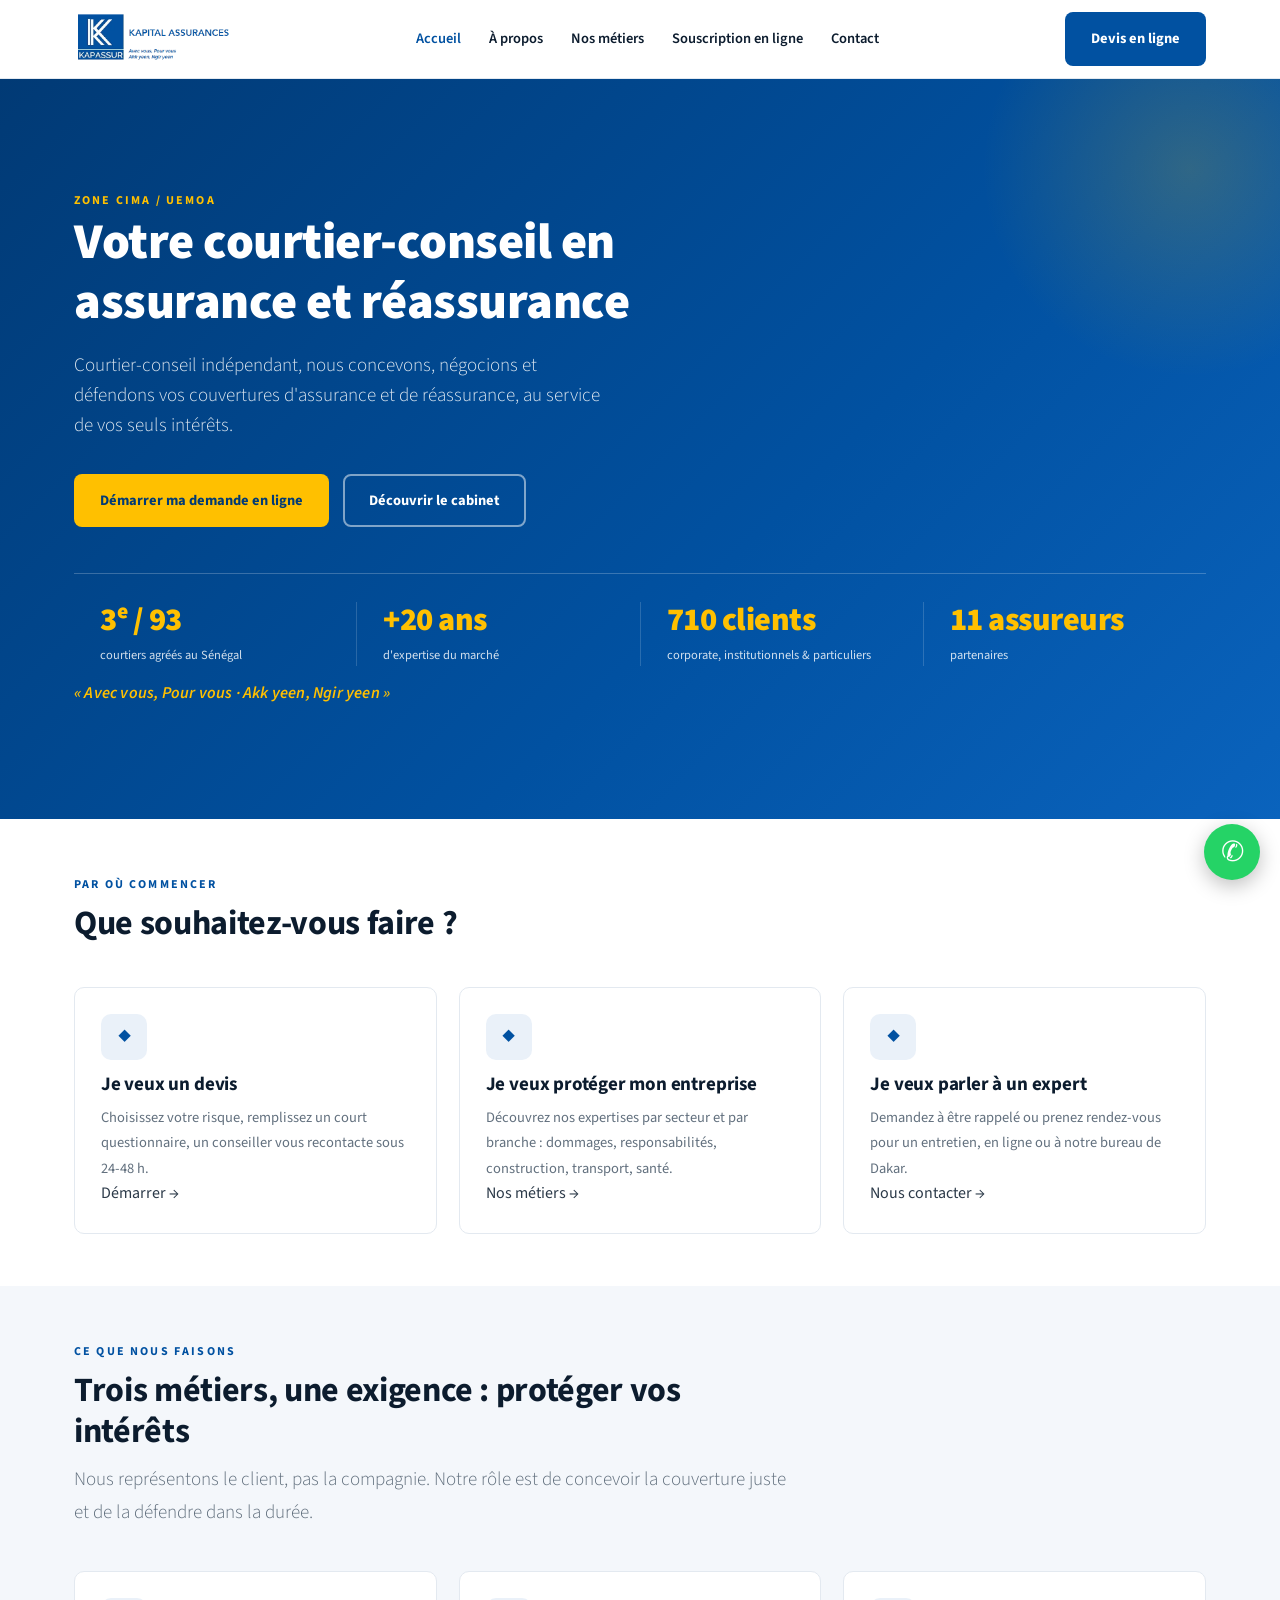
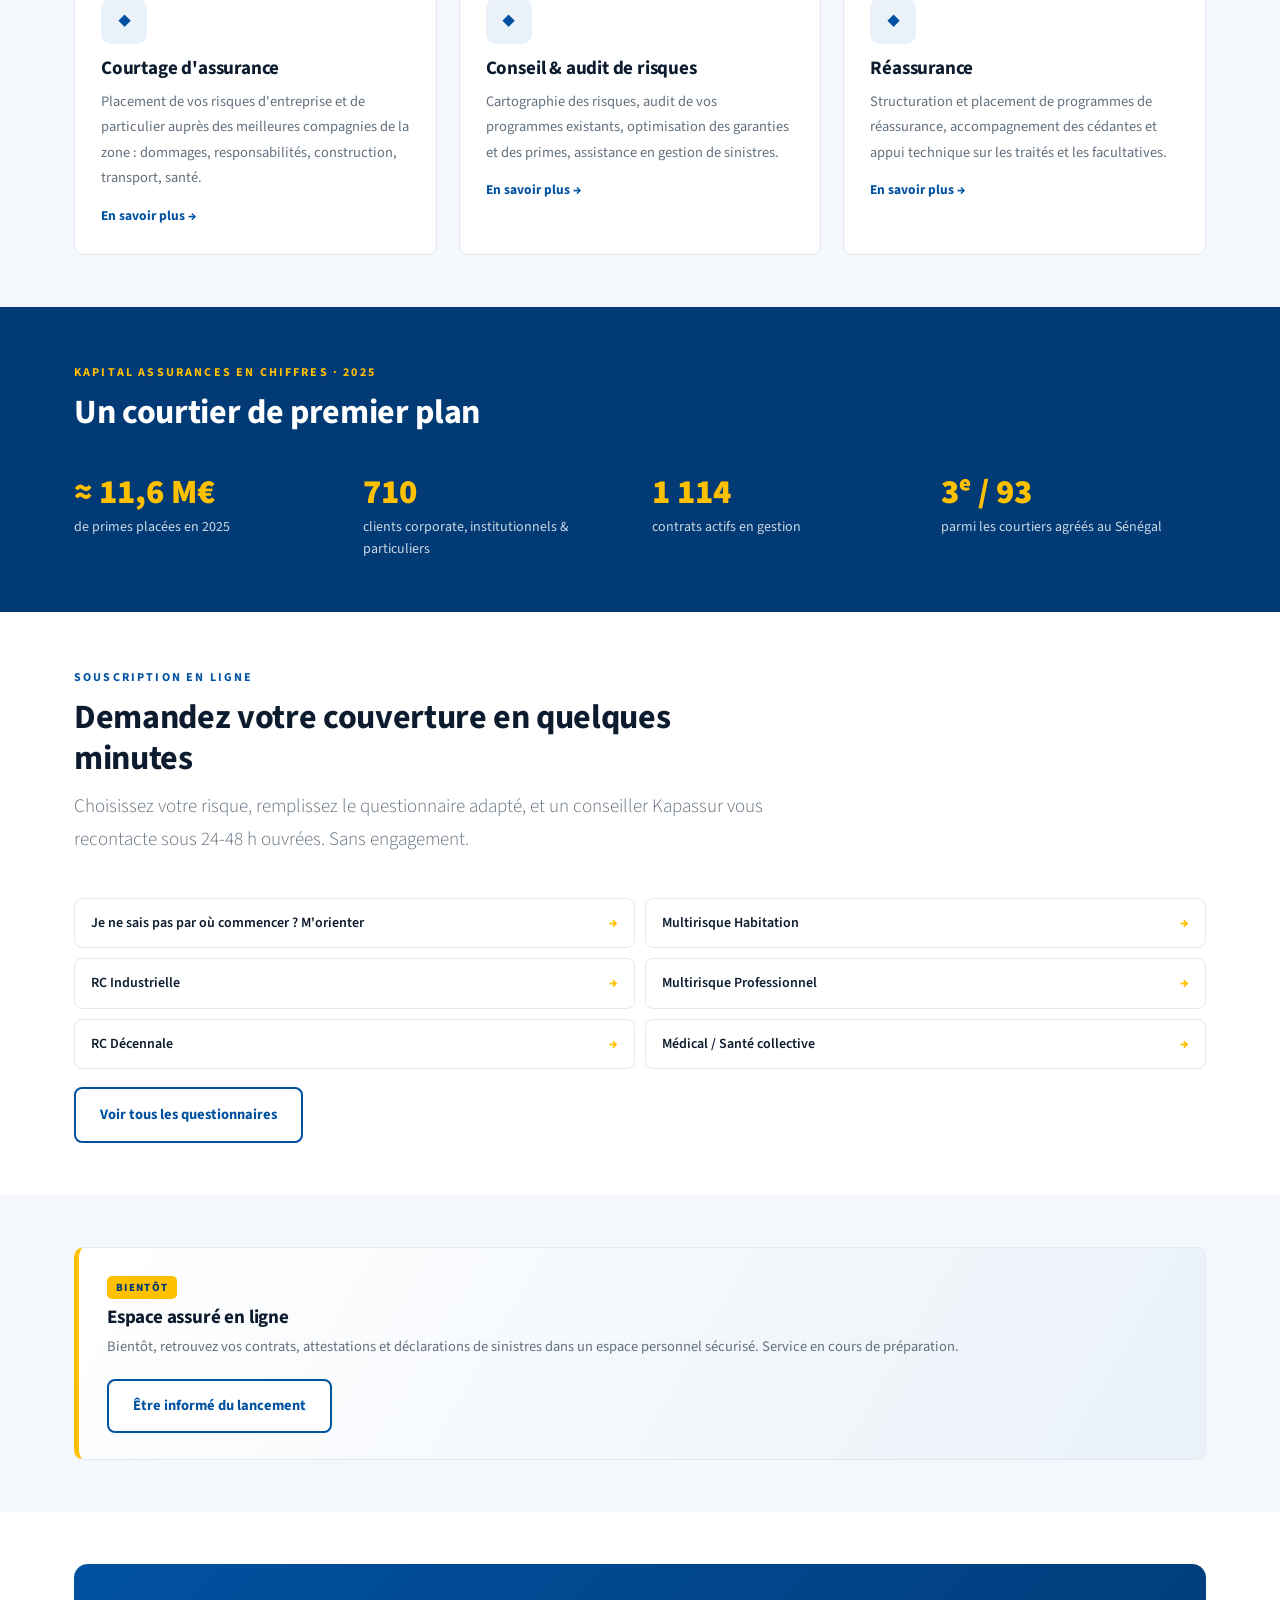
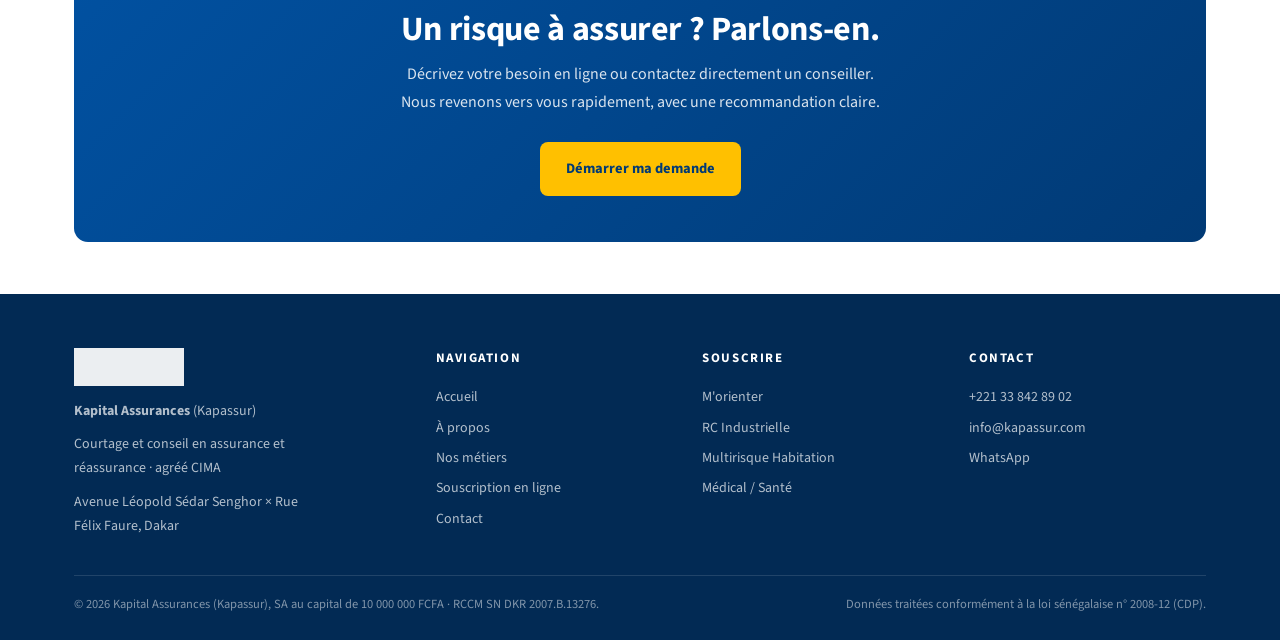
<file: index.html>
<!DOCTYPE html>
<html lang="fr">
<head>
<meta charset="UTF-8">
<meta name="viewport" content="width=device-width, initial-scale=1.0">
<title>Kapital Assurances (Kapassur) · Courtage et conseil en assurance et réassurance</title>
<meta name="description" content="Kapital Assurances (Kapassur), courtier-conseil indépendant en assurance et réassurance en zone CIMA / UEMOA, basé à Dakar. 3e courtier du Sénégal, 20+ ans d'expertise.">
<link rel="stylesheet" href="style.css">
</head>
<body>

<!-- NAV -->
<header class="nav">
  <div class="nav-inner">
    <a class="nav-logo" href="index.html"><img src="logo.png" alt="Kapital Assurances"></a>
    <nav class="nav-links" id="menu">
      <a href="index.html" class="active">Accueil</a>
      <a href="a-propos.html">À propos</a>
      <a href="metiers.html">Nos métiers</a>
      <a href="souscription.html">Souscription en ligne</a>
      <a href="contact.html">Contact</a>
    </nav>
    <div class="nav-cta">
      <a class="btn btn-primary" href="souscription.html">Devis en ligne</a>
      <button class="nav-toggle" onclick="document.getElementById('menu').classList.toggle('open')" aria-label="Menu">☰</button>
    </div>
  </div>
</header>

<!-- HERO -->
<section class="hero">
  <div class="hero-inner">
    <span class="eyebrow on-blue">Zone CIMA / UEMOA</span>
    <h1 style="max-width:22ch;">Votre courtier-conseil en assurance et réassurance</h1>
    <p class="lead" style="max-width:60ch;">Courtier-conseil indépendant, nous concevons, négocions et défendons vos couvertures d'assurance et de réassurance, au service de vos seuls intérêts.</p>
    <div class="hero-actions">
      <a class="btn btn-gold" href="souscription.html">Démarrer ma demande en ligne</a>
      <a class="btn btn-ghost" href="a-propos.html">Découvrir le cabinet</a>
    </div>
    <div class="hero-strip">
      <div><b>3ᵉ / 93</b>courtiers agréés au Sénégal</div>
      <div><b>+20 ans</b>d'expertise du marché</div>
      <div><b>710 clients</b>corporate, institutionnels & particuliers</div>
      <div><b>11 assureurs</b>partenaires</div>
    </div>
    <p class="signature">« Avec vous, Pour vous · Akk yeen, Ngir yeen »</p>
  </div>
</section>

<!-- TROIS PORTES D'ENTRÉE -->
<section>
  <div class="container">
    <div class="section-head">
      <span class="eyebrow">Par où commencer</span>
      <h2>Que souhaitez-vous faire ?</h2>
    </div>
    <div class="grid grid-3">
      <a class="card" href="https://formulaires.kapassur.com/Orientation_Kapassur.html" style="display:block;">
        <div class="ico">◆</div>
        <h3>Je veux un devis</h3>
        <p>Choisissez votre risque, remplissez un court questionnaire, un conseiller vous recontacte sous 24-48 h.</p>
        <span class="more">Démarrer →</span>
      </a>
      <a class="card" href="metiers.html" style="display:block;">
        <div class="ico">◆</div>
        <h3>Je veux protéger mon entreprise</h3>
        <p>Découvrez nos expertises par secteur et par branche : dommages, responsabilités, construction, transport, santé.</p>
        <span class="more">Nos métiers →</span>
      </a>
      <a class="card" href="contact.html" style="display:block;">
        <div class="ico">◆</div>
        <h3>Je veux parler à un expert</h3>
        <p>Demandez à être rappelé ou prenez rendez-vous pour un entretien, en ligne ou à notre bureau de Dakar.</p>
        <span class="more">Nous contacter →</span>
      </a>
    </div>
  </div>
</section>

<!-- MÉTIERS APERÇU -->
<section class="soft">
  <div class="container">
    <div class="section-head">
      <span class="eyebrow">Ce que nous faisons</span>
      <h2>Trois métiers, une exigence : protéger vos intérêts</h2>
      <p class="lead">Nous représentons le client, pas la compagnie. Notre rôle est de concevoir la couverture juste et de la défendre dans la durée.</p>
    </div>
    <div class="grid grid-3">
      <div class="card">
        <div class="ico">◆</div>
        <h3>Courtage d'assurance</h3>
        <p>Placement de vos risques d'entreprise et de particulier auprès des meilleures compagnies de la zone : dommages, responsabilités, construction, transport, santé.</p>
        <a class="more" href="metiers.html">En savoir plus →</a>
      </div>
      <div class="card">
        <div class="ico">◆</div>
        <h3>Conseil & audit de risques</h3>
        <p>Cartographie des risques, audit de vos programmes existants, optimisation des garanties et des primes, assistance en gestion de sinistres.</p>
        <a class="more" href="metiers.html">En savoir plus →</a>
      </div>
      <div class="card">
        <div class="ico">◆</div>
        <h3>Réassurance</h3>
        <p>Structuration et placement de programmes de réassurance, accompagnement des cédantes et appui technique sur les traités et les facultatives.</p>
        <a class="more" href="metiers.html">En savoir plus →</a>
      </div>
    </div>
  </div>
</section>

<!-- CHIFFRES CLÉS -->
<section class="blue">
  <div class="container">
    <div class="section-head">
      <span class="eyebrow on-blue">Kapital Assurances en chiffres · 2025</span>
      <h2>Un courtier de premier plan</h2>
    </div>
    <div class="trust">
      <div><div class="t-val">≈ 11,6 M€</div><div class="t-lbl">de primes placées en 2025</div></div>
      <div><div class="t-val">710</div><div class="t-lbl">clients corporate, institutionnels & particuliers</div></div>
      <div><div class="t-val">1 114</div><div class="t-lbl">contrats actifs en gestion</div></div>
      <div><div class="t-val">3ᵉ / 93</div><div class="t-lbl">parmi les courtiers agréés au Sénégal</div></div>
    </div>
  </div>
</section>

<!-- SOUSCRIPTION EN LIGNE -->
<section>
  <div class="container">
    <div class="section-head">
      <span class="eyebrow">Souscription en ligne</span>
      <h2>Demandez votre couverture en quelques minutes</h2>
      <p class="lead">Choisissez votre risque, remplissez le questionnaire adapté, et un conseiller Kapassur vous recontacte sous 24-48 h ouvrées. Sans engagement.</p>
    </div>
    <div class="qlist">
      <a href="https://formulaires.kapassur.com/Orientation_Kapassur.html">Je ne sais pas par où commencer ? M'orienter <span>→</span></a>
      <a href="https://formulaires.kapassur.com/Q_MR_Habitation_enligne.html">Multirisque Habitation <span>→</span></a>
      <a href="https://formulaires.kapassur.com/Q_RC_Industrielle_enligne.html">RC Industrielle <span>→</span></a>
      <a href="https://formulaires.kapassur.com/Q_MRP_Industriel_enligne.html">Multirisque Professionnel <span>→</span></a>
      <a href="https://formulaires.kapassur.com/Q_RC_Decennale_enligne.html">RC Décennale <span>→</span></a>
      <a href="https://formulaires.kapassur.com/Q_Medical_Sante_enligne.html">Médical / Santé collective <span>→</span></a>
    </div>
    <p style="margin-top:18px;"><a class="btn btn-outline" href="souscription.html">Voir tous les questionnaires</a></p>
  </div>
</section>

<!-- ESPACE ASSURÉ (À VENIR) -->
<section class="soft">
  <div class="container">
    <div class="banner">
      <div>
        <span class="tag">Bientôt</span>
        <h3>Espace assuré en ligne</h3>
        <p>Bientôt, retrouvez vos contrats, attestations et déclarations de sinistres dans un espace personnel sécurisé. Service en cours de préparation.</p>
      </div>
      <a class="btn btn-outline" href="contact.html">Être informé du lancement</a>
    </div>
  </div>
</section>

<!-- CTA FINAL -->
<section>
  <div class="container">
    <div class="cta-band">
      <h2>Un risque à assurer ? Parlons-en.</h2>
      <p>Décrivez votre besoin en ligne ou contactez directement un conseiller. Nous revenons vers vous rapidement, avec une recommandation claire.</p>
      <a class="btn btn-gold" href="souscription.html">Démarrer ma demande</a>
    </div>
  </div>
</section>

<!-- FOOTER -->
<footer>
  <div class="container">
    <div class="foot-grid">
      <div>
        <img src="logo.png" alt="Kapital Assurances">
        <p class="desc"><strong>Kapital Assurances</strong> (Kapassur)</p>
        <p class="desc" style="margin-top:10px;">Courtage et conseil en assurance et réassurance · agréé CIMA</p>
        <p class="desc" style="margin-top:10px;">Avenue Léopold Sédar Senghor × Rue Félix Faure, Dakar</p>
      </div>
      <div>
        <h4>Navigation</h4>
        <a href="index.html">Accueil</a>
        <a href="a-propos.html">À propos</a>
        <a href="metiers.html">Nos métiers</a>
        <a href="souscription.html">Souscription en ligne</a>
        <a href="contact.html">Contact</a>
      </div>
      <div>
        <h4>Souscrire</h4>
        <a href="https://formulaires.kapassur.com/Orientation_Kapassur.html">M'orienter</a>
        <a href="https://formulaires.kapassur.com/Q_RC_Industrielle_enligne.html">RC Industrielle</a>
        <a href="https://formulaires.kapassur.com/Q_MR_Habitation_enligne.html">Multirisque Habitation</a>
        <a href="https://formulaires.kapassur.com/Q_Medical_Sante_enligne.html">Médical / Santé</a>
      </div>
      <div>
        <h4>Contact</h4>
        <a href="tel:+221338428902">+221 33 842 89 02</a>
        <a href="mailto:info@kapassur.com">info@kapassur.com</a>
        <a href="https://wa.me/221775697050">WhatsApp</a>
      </div>
    </div>
    <div class="foot-bottom">
      <span>© 2026 Kapital Assurances (Kapassur), SA au capital de 10 000 000 FCFA · RCCM SN DKR 2007.B.13276.</span>
      <span>Données traitées conformément à la loi sénégalaise n° 2008-12 (CDP).</span>
    </div>
  </div>
</footer>

<a class="wa" href="https://wa.me/221775697050" title="WhatsApp" aria-label="WhatsApp">✆</a>

</body>
</html>
</file>
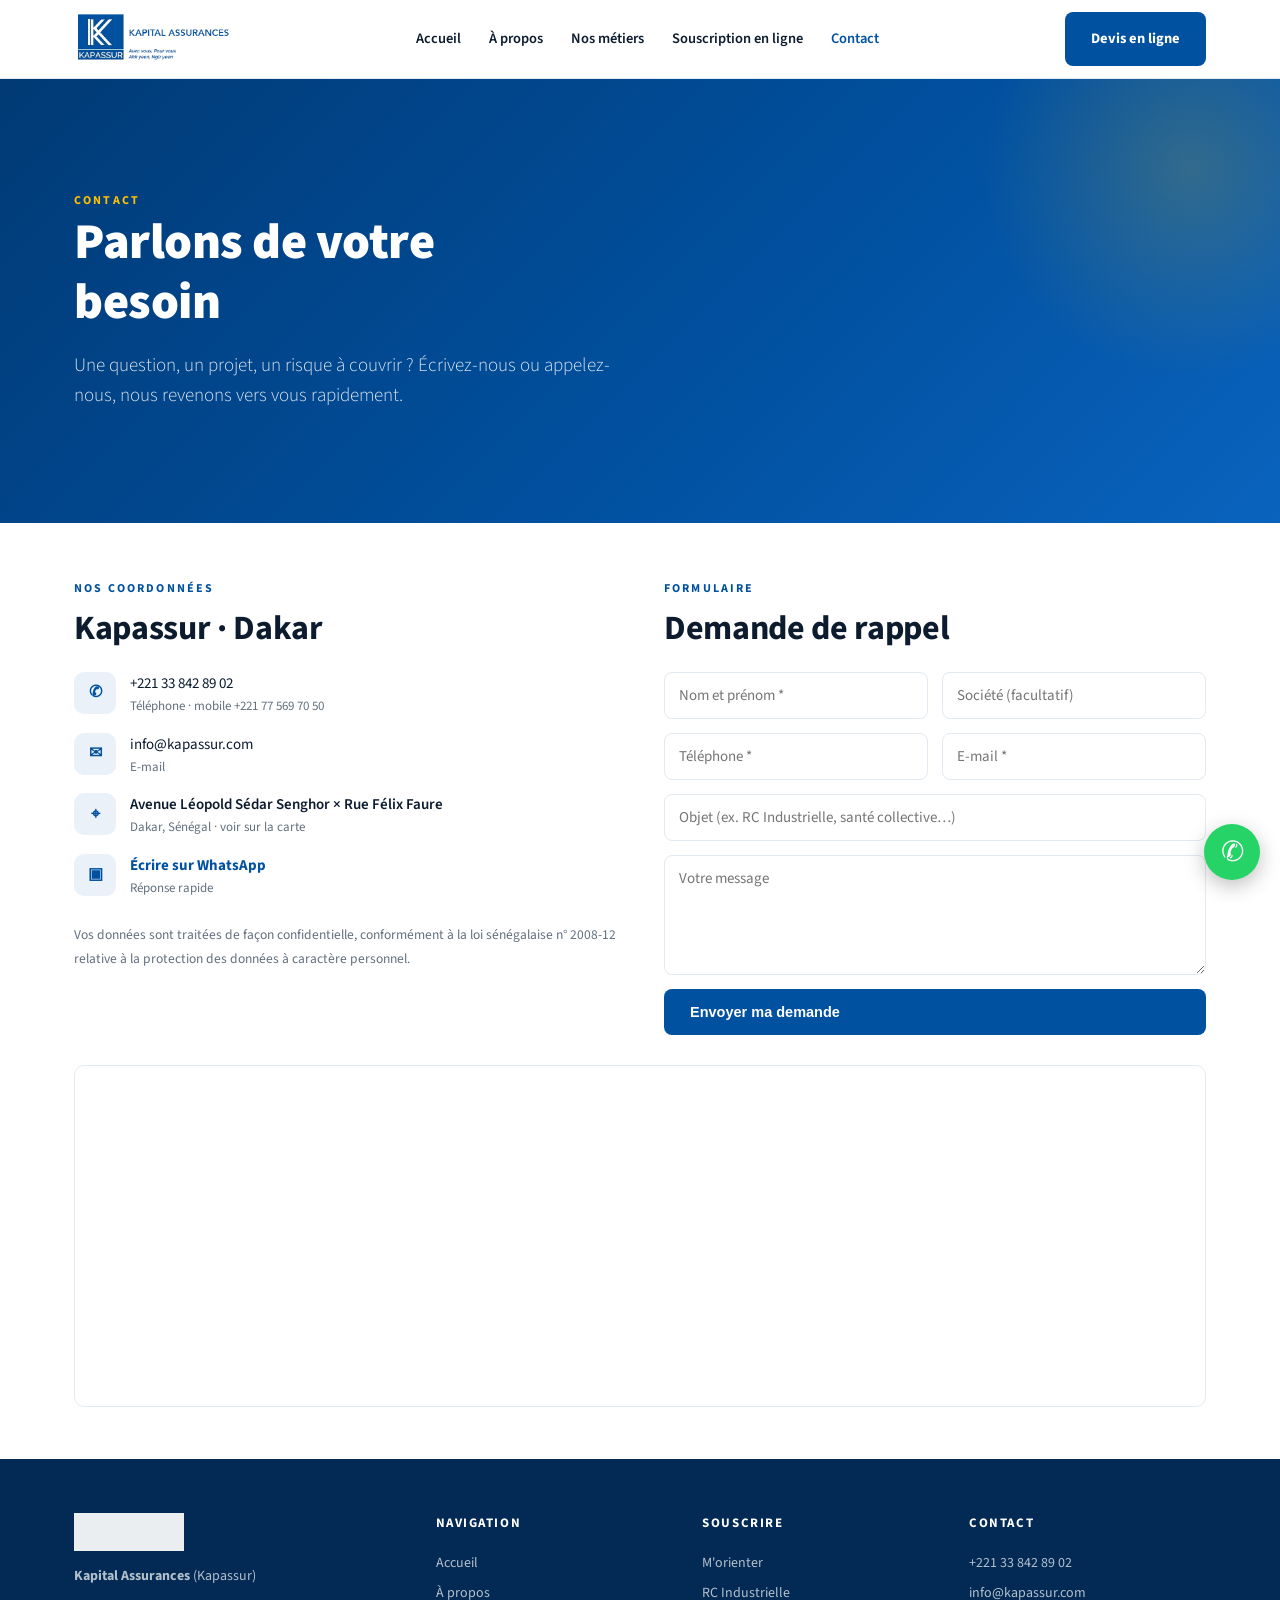
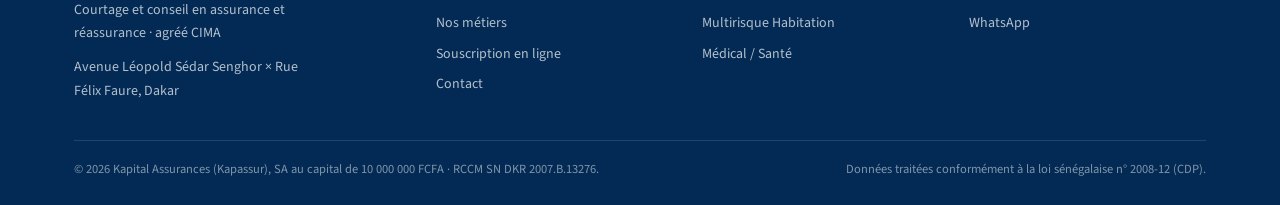
<file: contact.html>
<!DOCTYPE html>
<html lang="fr">
<head>
<meta charset="UTF-8">
<meta name="viewport" content="width=device-width, initial-scale=1.0">
<title>Contact · Kapassur</title>
<meta name="description" content="Contactez Kapassur, courtier-conseil en assurance et réassurance à Dakar. Téléphone, e-mail, WhatsApp et formulaire de demande.">
<link rel="stylesheet" href="style.css">
</head>
<body>

<header class="nav">
  <div class="nav-inner">
    <a class="nav-logo" href="index.html"><img src="logo.png" alt="Kapassur"></a>
    <nav class="nav-links" id="menu">
      <a href="index.html">Accueil</a>
      <a href="a-propos.html">À propos</a>
      <a href="metiers.html">Nos métiers</a>
      <a href="souscription.html">Souscription en ligne</a>
      <a href="contact.html" class="active">Contact</a>
    </nav>
    <div class="nav-cta">
      <a class="btn btn-primary" href="souscription.html">Devis en ligne</a>
      <button class="nav-toggle" onclick="document.getElementById('menu').classList.toggle('open')" aria-label="Menu">☰</button>
    </div>
  </div>
</header>

<section class="hero">
  <div class="hero-inner">
    <span class="eyebrow on-blue">Contact</span>
    <h1>Parlons de votre besoin</h1>
    <p class="lead">Une question, un projet, un risque à couvrir ? Écrivez-nous ou appelez-nous, nous revenons vers vous rapidement.</p>
  </div>
</section>

<section>
  <div class="container">
    <div class="grid grid-2" style="gap:48px;align-items:start;">
      <div>
        <span class="eyebrow">Nos coordonnées</span>
        <h2 style="margin:8px 0 22px;">Kapassur · Dakar</h2>
        <div class="contact-list">
          <div class="ci"><div class="k">✆</div><div class="v">+221 33 842 89 02<small>Téléphone · mobile +221 77 569 70 50</small></div></div>
          <div class="ci"><div class="k">✉</div><div class="v">info@kapassur.com<small>E-mail</small></div></div>
          <div class="ci"><div class="k">⌖</div><div class="v"><a href="https://www.google.com/maps?q=Kapital+Assurances+Dakar" target="_blank" rel="noopener" style="color:var(--ink);font-weight:600;">Avenue Léopold Sédar Senghor × Rue Félix Faure</a><small>Dakar, Sénégal · voir sur la carte</small></div></div>
          <div class="ci"><div class="k">▣</div><div class="v"><a href="https://wa.me/221775697050" style="color:var(--blue);font-weight:700;">Écrire sur WhatsApp</a><small>Réponse rapide</small></div></div>
        </div>
        <p style="margin-top:24px;font-size:13.5px;color:var(--muted);">Vos données sont traitées de façon confidentielle, conformément à la loi sénégalaise n° 2008-12 relative à la protection des données à caractère personnel.</p>
      </div>
      <div>
        <span class="eyebrow">Formulaire</span>
        <h2 style="margin:8px 0 22px;">Demande de rappel</h2>
        <!-- PROTOTYPE : formulaire non encore connecté. À brancher sur submit.php / Power Automate, comme les questionnaires. -->
        <form class="form" onsubmit="alert('Prototype : formulaire à connecter (submit.php). Aucune donnée envoyée.');return false;">
          <div class="row">
            <input type="text" name="nom" placeholder="Nom et prénom *" required>
            <input type="text" name="societe" placeholder="Société (facultatif)">
          </div>
          <div class="row">
            <input type="tel" name="telephone" placeholder="Téléphone *" required>
            <input type="email" name="email" placeholder="E-mail *" required>
          </div>
          <input type="text" name="objet" placeholder="Objet (ex. RC Industrielle, santé collective…)">
          <textarea name="message" placeholder="Votre message"></textarea>
          <button class="btn btn-primary" type="submit">Envoyer ma demande</button>
        </form>
      </div>
    </div>
    <div style="margin-top:30px;border-radius:10px;overflow:hidden;border:1px solid var(--line);">
      <iframe title="Localisation Kapital Assurances · Dakar" src="https://www.google.com/maps?q=Kapital+Assurances+Dakar&output=embed" width="100%" height="340" style="border:0;display:block;" loading="lazy" referrerpolicy="no-referrer-when-downgrade"></iframe>
    </div>
  </div>
</section>

<footer>
  <div class="container">
    <div class="foot-grid">
      <div>
        <img src="logo.png" alt="Kapassur">
        <p class="desc"><strong>Kapital Assurances</strong> (Kapassur)</p>
        <p class="desc" style="margin-top:10px;">Courtage et conseil en assurance et réassurance · agréé CIMA</p>
        <p class="desc" style="margin-top:10px;">Avenue Léopold Sédar Senghor × Rue Félix Faure, Dakar</p>
      </div>
      <div>
        <h4>Navigation</h4>
        <a href="index.html">Accueil</a>
        <a href="a-propos.html">À propos</a>
        <a href="metiers.html">Nos métiers</a>
        <a href="souscription.html">Souscription en ligne</a>
        <a href="contact.html">Contact</a>
      </div>
      <div>
        <h4>Souscrire</h4>
        <a href="https://formulaires.kapassur.com/Orientation_Kapassur.html">M'orienter</a>
        <a href="https://formulaires.kapassur.com/Q_RC_Industrielle_enligne.html">RC Industrielle</a>
        <a href="https://formulaires.kapassur.com/Q_MR_Habitation_enligne.html">Multirisque Habitation</a>
        <a href="https://formulaires.kapassur.com/Q_Medical_Sante_enligne.html">Médical / Santé</a>
      </div>
      <div>
        <h4>Contact</h4>
        <a href="tel:+221338428902">+221 33 842 89 02</a>
        <a href="mailto:info@kapassur.com">info@kapassur.com</a>
        <a href="https://wa.me/221775697050">WhatsApp</a>
      </div>
    </div>
    <div class="foot-bottom">
      <span>© 2026 Kapital Assurances (Kapassur), SA au capital de 10 000 000 FCFA · RCCM SN DKR 2007.B.13276.</span>
      <span>Données traitées conformément à la loi sénégalaise n° 2008-12 (CDP).</span>
    </div>
  </div>
</footer>

<a class="wa" href="https://wa.me/221775697050" title="WhatsApp" aria-label="WhatsApp">✆</a>

</body>
</html>
</file>
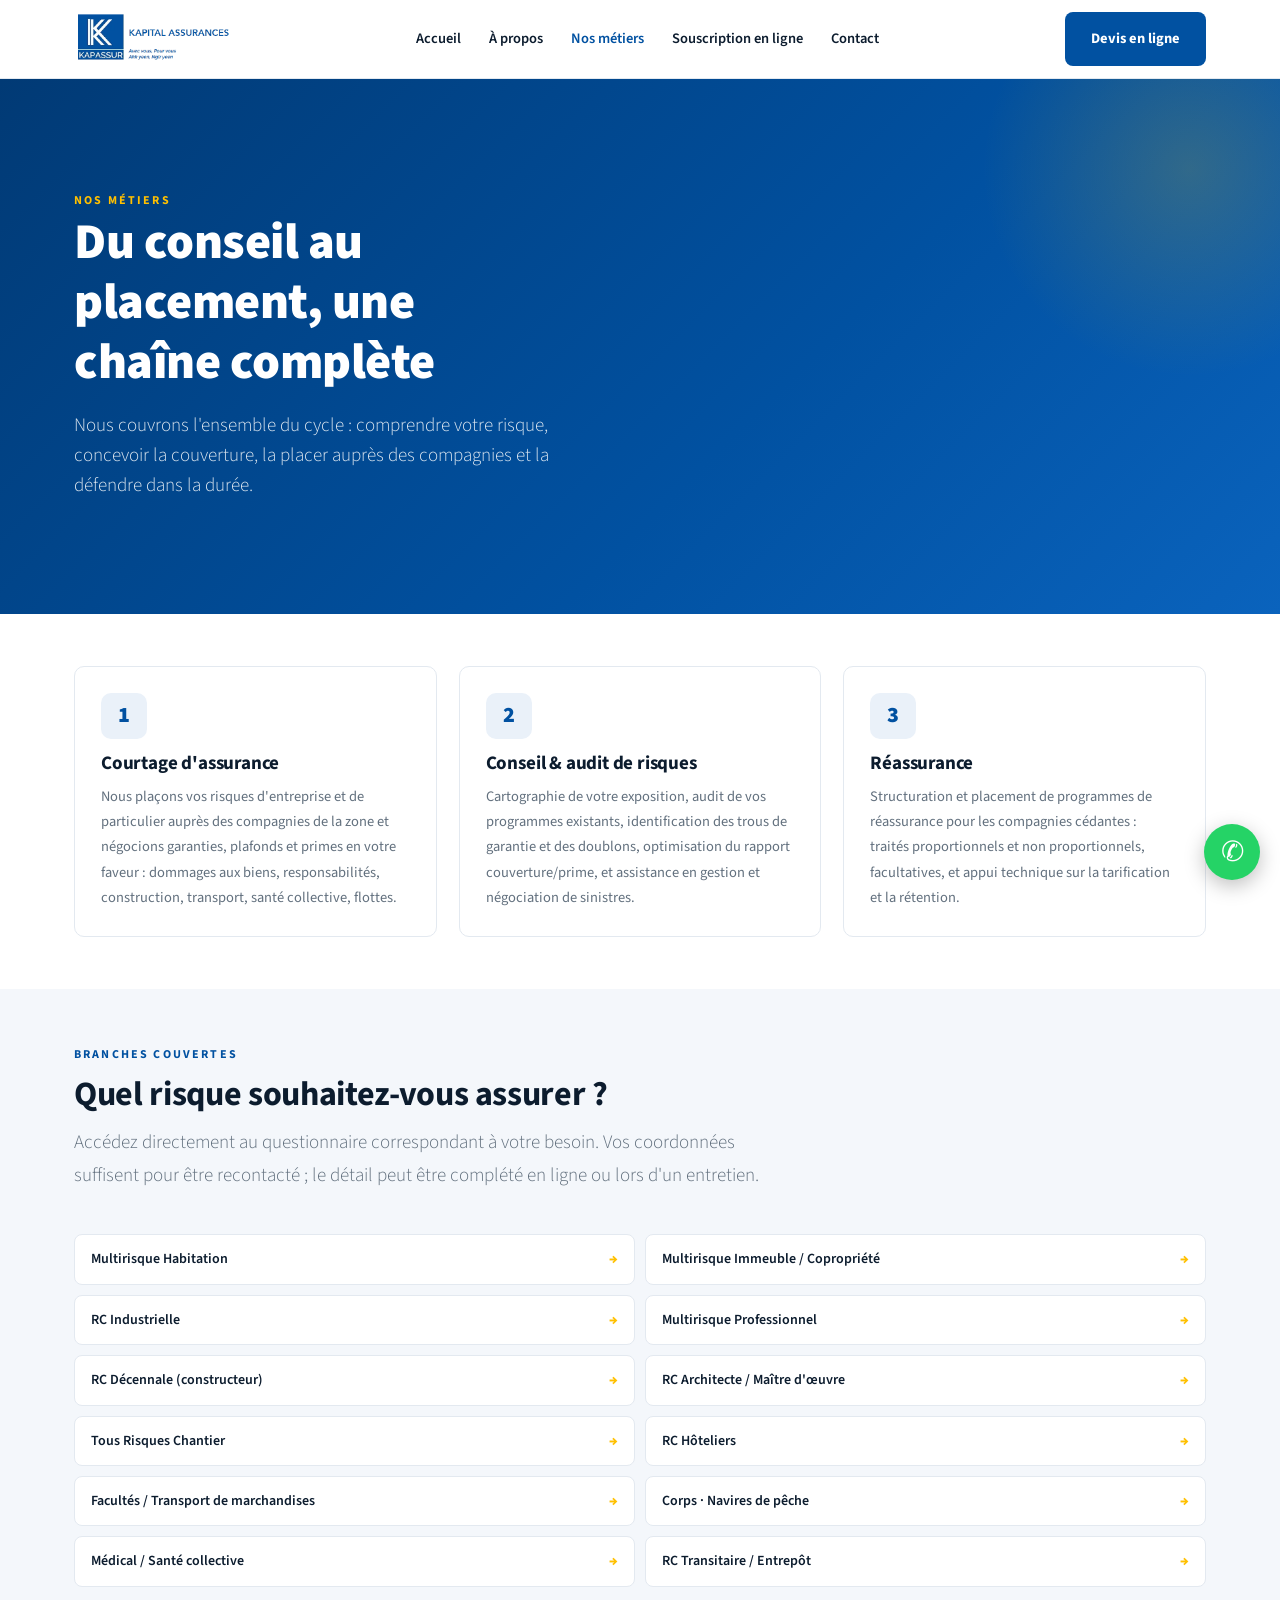
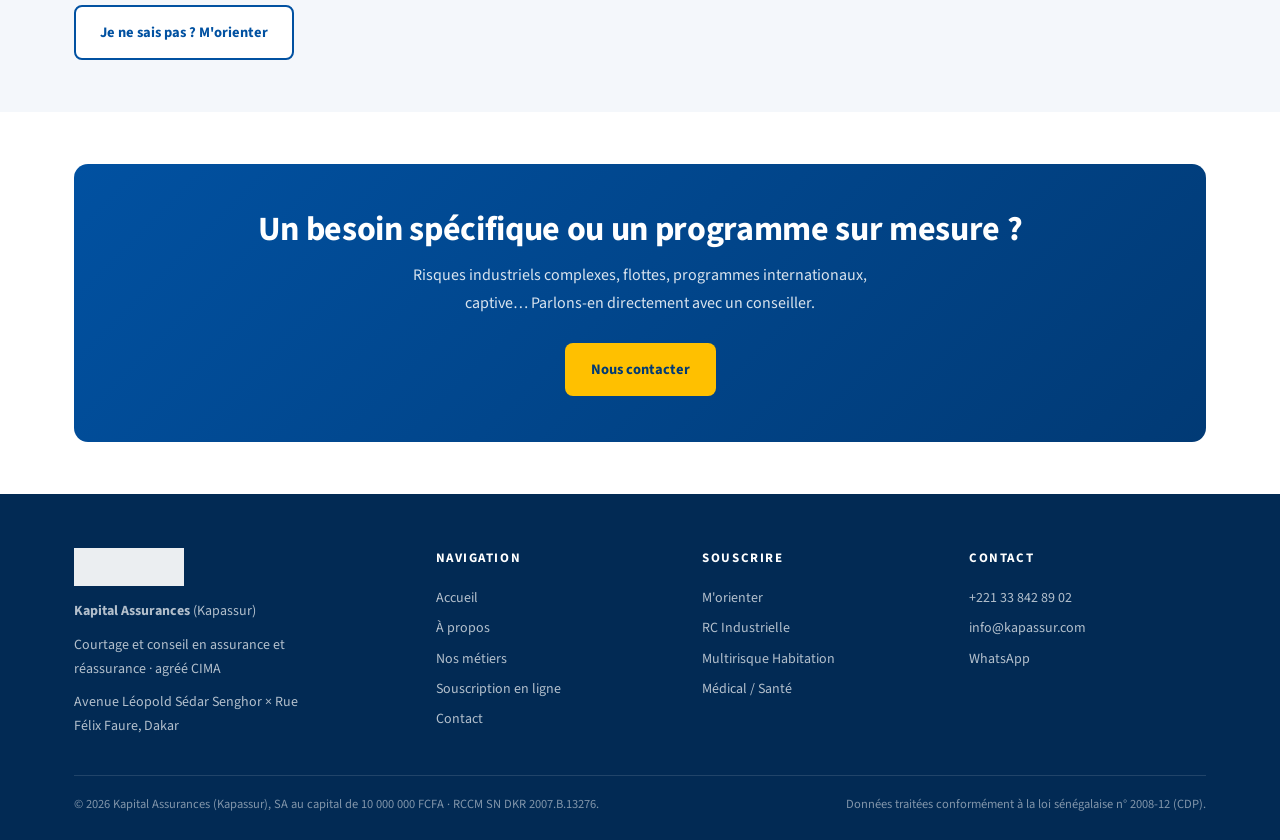
<file: metiers.html>
<!DOCTYPE html>
<html lang="fr">
<head>
<meta charset="UTF-8">
<meta name="viewport" content="width=device-width, initial-scale=1.0">
<title>Nos métiers · Kapassur</title>
<meta name="description" content="Courtage d'assurance, conseil et audit de risques, réassurance : les métiers de Kapassur en zone CIMA / UEMOA.">
<link rel="stylesheet" href="style.css">
</head>
<body>

<header class="nav">
  <div class="nav-inner">
    <a class="nav-logo" href="index.html"><img src="logo.png" alt="Kapassur"></a>
    <nav class="nav-links" id="menu">
      <a href="index.html">Accueil</a>
      <a href="a-propos.html">À propos</a>
      <a href="metiers.html" class="active">Nos métiers</a>
      <a href="souscription.html">Souscription en ligne</a>
      <a href="contact.html">Contact</a>
    </nav>
    <div class="nav-cta">
      <a class="btn btn-primary" href="souscription.html">Devis en ligne</a>
      <button class="nav-toggle" onclick="document.getElementById('menu').classList.toggle('open')" aria-label="Menu">☰</button>
    </div>
  </div>
</header>

<section class="hero">
  <div class="hero-inner">
    <span class="eyebrow on-blue">Nos métiers</span>
    <h1>Du conseil au placement, une chaîne complète</h1>
    <p class="lead">Nous couvrons l'ensemble du cycle : comprendre votre risque, concevoir la couverture, la placer auprès des compagnies et la défendre dans la durée.</p>
  </div>
</section>

<section>
  <div class="container">
    <div class="grid grid-3">
      <div class="card">
        <div class="ico">1</div>
        <h3>Courtage d'assurance</h3>
        <p>Nous plaçons vos risques d'entreprise et de particulier auprès des compagnies de la zone et négocions garanties, plafonds et primes en votre faveur : dommages aux biens, responsabilités, construction, transport, santé collective, flottes.</p>
      </div>
      <div class="card">
        <div class="ico">2</div>
        <h3>Conseil & audit de risques</h3>
        <p>Cartographie de votre exposition, audit de vos programmes existants, identification des trous de garantie et des doublons, optimisation du rapport couverture/prime, et assistance en gestion et négociation de sinistres.</p>
      </div>
      <div class="card">
        <div class="ico">3</div>
        <h3>Réassurance</h3>
        <p>Structuration et placement de programmes de réassurance pour les compagnies cédantes : traités proportionnels et non proportionnels, facultatives, et appui technique sur la tarification et la rétention.</p>
      </div>
    </div>
  </div>
</section>

<section class="soft">
  <div class="container">
    <div class="section-head">
      <span class="eyebrow">Branches couvertes</span>
      <h2>Quel risque souhaitez-vous assurer ?</h2>
      <p class="lead">Accédez directement au questionnaire correspondant à votre besoin. Vos coordonnées suffisent pour être recontacté ; le détail peut être complété en ligne ou lors d'un entretien.</p>
    </div>
    <div class="qlist">
      <a href="https://formulaires.kapassur.com/Q_MR_Habitation_enligne.html">Multirisque Habitation <span>→</span></a>
      <a href="https://formulaires.kapassur.com/Q_MR_Immeuble_enligne.html">Multirisque Immeuble / Copropriété <span>→</span></a>
      <a href="https://formulaires.kapassur.com/Q_RC_Industrielle_enligne.html">RC Industrielle <span>→</span></a>
      <a href="https://formulaires.kapassur.com/Q_MRP_Industriel_enligne.html">Multirisque Professionnel <span>→</span></a>
      <a href="https://formulaires.kapassur.com/Q_RC_Decennale_enligne.html">RC Décennale (constructeur) <span>→</span></a>
      <a href="https://formulaires.kapassur.com/Q_RC_Architecte_enligne.html">RC Architecte / Maître d'œuvre <span>→</span></a>
      <a href="https://formulaires.kapassur.com/Q_TRC_enligne.html">Tous Risques Chantier <span>→</span></a>
      <a href="https://formulaires.kapassur.com/Q_RC_Hoteliers_enligne.html">RC Hôteliers <span>→</span></a>
      <a href="https://formulaires.kapassur.com/Q_Facultes_Transport_enligne.html">Facultés / Transport de marchandises <span>→</span></a>
      <a href="https://formulaires.kapassur.com/Q_Corps_Peche_enligne.html">Corps · Navires de pêche <span>→</span></a>
      <a href="https://formulaires.kapassur.com/Q_Medical_Sante_enligne.html">Médical / Santé collective <span>→</span></a>
      <a href="https://formulaires.kapassur.com/Q_RC_Transitaire_enligne.html">RC Transitaire / Entrepôt <span>→</span></a>
    </div>
    <p style="margin-top:18px;"><a class="btn btn-outline" href="https://formulaires.kapassur.com/Orientation_Kapassur.html">Je ne sais pas ? M'orienter</a></p>
  </div>
</section>

<section>
  <div class="container">
    <div class="cta-band">
      <h2>Un besoin spécifique ou un programme sur mesure ?</h2>
      <p>Risques industriels complexes, flottes, programmes internationaux, captive… Parlons-en directement avec un conseiller.</p>
      <a class="btn btn-gold" href="contact.html">Nous contacter</a>
    </div>
  </div>
</section>

<footer>
  <div class="container">
    <div class="foot-grid">
      <div>
        <img src="logo.png" alt="Kapassur">
        <p class="desc"><strong>Kapital Assurances</strong> (Kapassur)</p>
        <p class="desc" style="margin-top:10px;">Courtage et conseil en assurance et réassurance · agréé CIMA</p>
        <p class="desc" style="margin-top:10px;">Avenue Léopold Sédar Senghor × Rue Félix Faure, Dakar</p>
      </div>
      <div>
        <h4>Navigation</h4>
        <a href="index.html">Accueil</a>
        <a href="a-propos.html">À propos</a>
        <a href="metiers.html">Nos métiers</a>
        <a href="souscription.html">Souscription en ligne</a>
        <a href="contact.html">Contact</a>
      </div>
      <div>
        <h4>Souscrire</h4>
        <a href="https://formulaires.kapassur.com/Orientation_Kapassur.html">M'orienter</a>
        <a href="https://formulaires.kapassur.com/Q_RC_Industrielle_enligne.html">RC Industrielle</a>
        <a href="https://formulaires.kapassur.com/Q_MR_Habitation_enligne.html">Multirisque Habitation</a>
        <a href="https://formulaires.kapassur.com/Q_Medical_Sante_enligne.html">Médical / Santé</a>
      </div>
      <div>
        <h4>Contact</h4>
        <a href="tel:+221338428902">+221 33 842 89 02</a>
        <a href="mailto:info@kapassur.com">info@kapassur.com</a>
        <a href="https://wa.me/221775697050">WhatsApp</a>
      </div>
    </div>
    <div class="foot-bottom">
      <span>© 2026 Kapital Assurances (Kapassur), SA au capital de 10 000 000 FCFA · RCCM SN DKR 2007.B.13276.</span>
      <span>Données traitées conformément à la loi sénégalaise n° 2008-12 (CDP).</span>
    </div>
  </div>
</footer>

<a class="wa" href="https://wa.me/221775697050" title="WhatsApp" aria-label="WhatsApp">✆</a>

</body>
</html>
</file>
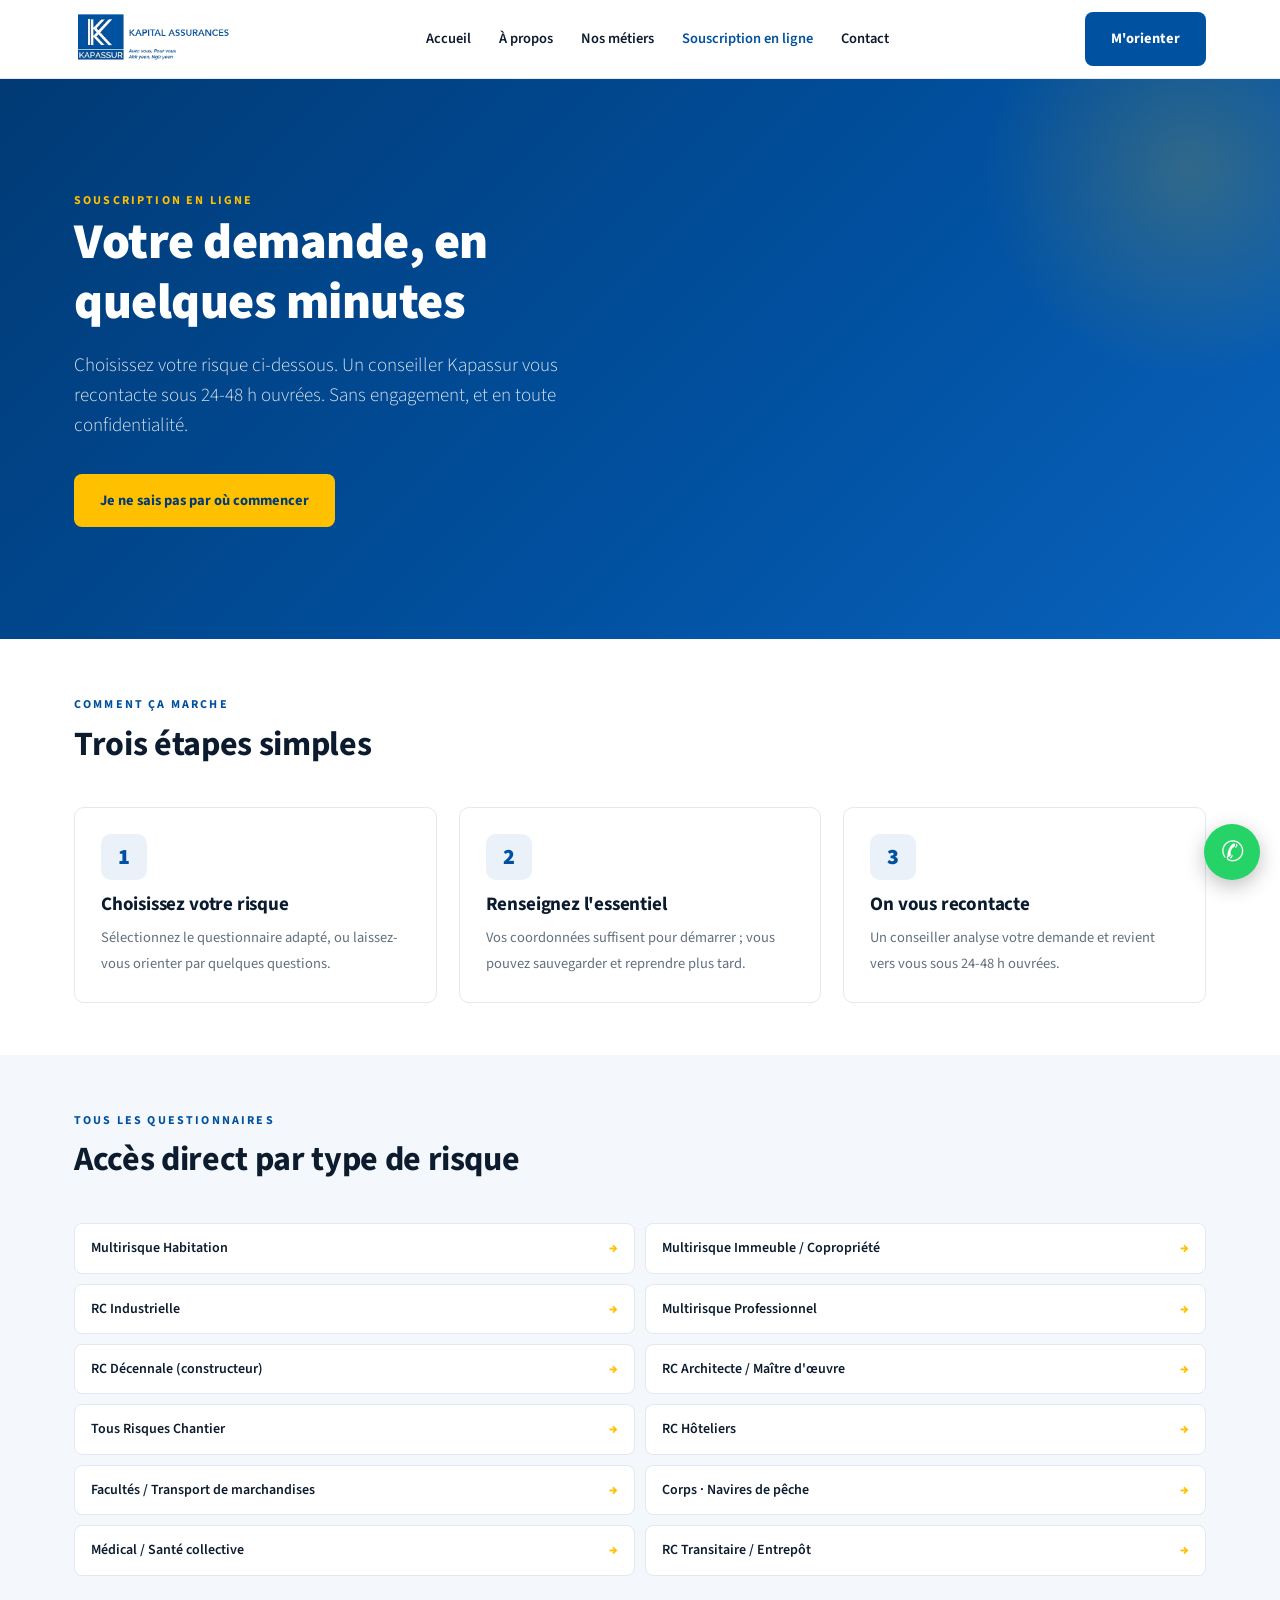
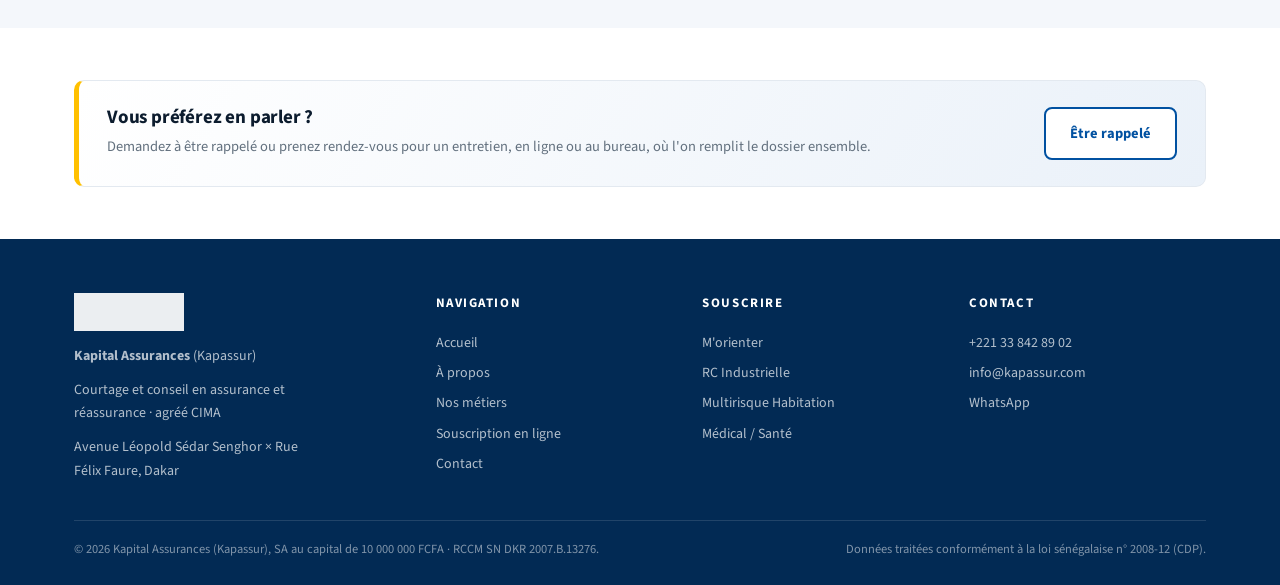
<file: souscription.html>
<!DOCTYPE html>
<html lang="fr">
<head>
<meta charset="UTF-8">
<meta name="viewport" content="width=device-width, initial-scale=1.0">
<title>Souscription en ligne · Kapassur</title>
<meta name="description" content="Souscrivez votre assurance en ligne avec Kapassur : choisissez votre risque, remplissez le questionnaire, un conseiller vous recontacte sous 24-48 h.">
<link rel="stylesheet" href="style.css">
</head>
<body>

<header class="nav">
  <div class="nav-inner">
    <a class="nav-logo" href="index.html"><img src="logo.png" alt="Kapassur"></a>
    <nav class="nav-links" id="menu">
      <a href="index.html">Accueil</a>
      <a href="a-propos.html">À propos</a>
      <a href="metiers.html">Nos métiers</a>
      <a href="souscription.html" class="active">Souscription en ligne</a>
      <a href="contact.html">Contact</a>
    </nav>
    <div class="nav-cta">
      <a class="btn btn-primary" href="https://formulaires.kapassur.com/Orientation_Kapassur.html">M'orienter</a>
      <button class="nav-toggle" onclick="document.getElementById('menu').classList.toggle('open')" aria-label="Menu">☰</button>
    </div>
  </div>
</header>

<section class="hero">
  <div class="hero-inner">
    <span class="eyebrow on-blue">Souscription en ligne</span>
    <h1>Votre demande, en quelques minutes</h1>
    <p class="lead">Choisissez votre risque ci-dessous. Un conseiller Kapassur vous recontacte sous 24-48 h ouvrées. Sans engagement, et en toute confidentialité.</p>
    <div class="hero-actions">
      <a class="btn btn-gold" href="https://formulaires.kapassur.com/Orientation_Kapassur.html">Je ne sais pas par où commencer</a>
    </div>
  </div>
</section>

<section>
  <div class="container">
    <div class="section-head">
      <span class="eyebrow">Comment ça marche</span>
      <h2>Trois étapes simples</h2>
    </div>
    <div class="grid grid-3">
      <div class="card"><div class="ico">1</div><h3>Choisissez votre risque</h3><p>Sélectionnez le questionnaire adapté, ou laissez-vous orienter par quelques questions.</p></div>
      <div class="card"><div class="ico">2</div><h3>Renseignez l'essentiel</h3><p>Vos coordonnées suffisent pour démarrer ; vous pouvez sauvegarder et reprendre plus tard.</p></div>
      <div class="card"><div class="ico">3</div><h3>On vous recontacte</h3><p>Un conseiller analyse votre demande et revient vers vous sous 24-48 h ouvrées.</p></div>
    </div>
  </div>
</section>

<section class="soft">
  <div class="container">
    <div class="section-head">
      <span class="eyebrow">Tous les questionnaires</span>
      <h2>Accès direct par type de risque</h2>
    </div>
    <div class="qlist">
      <a href="https://formulaires.kapassur.com/Q_MR_Habitation_enligne.html">Multirisque Habitation <span>→</span></a>
      <a href="https://formulaires.kapassur.com/Q_MR_Immeuble_enligne.html">Multirisque Immeuble / Copropriété <span>→</span></a>
      <a href="https://formulaires.kapassur.com/Q_RC_Industrielle_enligne.html">RC Industrielle <span>→</span></a>
      <a href="https://formulaires.kapassur.com/Q_MRP_Industriel_enligne.html">Multirisque Professionnel <span>→</span></a>
      <a href="https://formulaires.kapassur.com/Q_RC_Decennale_enligne.html">RC Décennale (constructeur) <span>→</span></a>
      <a href="https://formulaires.kapassur.com/Q_RC_Architecte_enligne.html">RC Architecte / Maître d'œuvre <span>→</span></a>
      <a href="https://formulaires.kapassur.com/Q_TRC_enligne.html">Tous Risques Chantier <span>→</span></a>
      <a href="https://formulaires.kapassur.com/Q_RC_Hoteliers_enligne.html">RC Hôteliers <span>→</span></a>
      <a href="https://formulaires.kapassur.com/Q_Facultes_Transport_enligne.html">Facultés / Transport de marchandises <span>→</span></a>
      <a href="https://formulaires.kapassur.com/Q_Corps_Peche_enligne.html">Corps · Navires de pêche <span>→</span></a>
      <a href="https://formulaires.kapassur.com/Q_Medical_Sante_enligne.html">Médical / Santé collective <span>→</span></a>
      <a href="https://formulaires.kapassur.com/Q_RC_Transitaire_enligne.html">RC Transitaire / Entrepôt <span>→</span></a>
    </div>
  </div>
</section>

<section>
  <div class="container">
    <div class="banner">
      <div>
        <h3>Vous préférez en parler ?</h3>
        <p>Demandez à être rappelé ou prenez rendez-vous pour un entretien, en ligne ou au bureau, où l'on remplit le dossier ensemble.</p>
      </div>
      <a class="btn btn-outline" href="contact.html">Être rappelé</a>
    </div>
  </div>
</section>

<footer>
  <div class="container">
    <div class="foot-grid">
      <div>
        <img src="logo.png" alt="Kapassur">
        <p class="desc"><strong>Kapital Assurances</strong> (Kapassur)</p>
        <p class="desc" style="margin-top:10px;">Courtage et conseil en assurance et réassurance · agréé CIMA</p>
        <p class="desc" style="margin-top:10px;">Avenue Léopold Sédar Senghor × Rue Félix Faure, Dakar</p>
      </div>
      <div>
        <h4>Navigation</h4>
        <a href="index.html">Accueil</a>
        <a href="a-propos.html">À propos</a>
        <a href="metiers.html">Nos métiers</a>
        <a href="souscription.html">Souscription en ligne</a>
        <a href="contact.html">Contact</a>
      </div>
      <div>
        <h4>Souscrire</h4>
        <a href="https://formulaires.kapassur.com/Orientation_Kapassur.html">M'orienter</a>
        <a href="https://formulaires.kapassur.com/Q_RC_Industrielle_enligne.html">RC Industrielle</a>
        <a href="https://formulaires.kapassur.com/Q_MR_Habitation_enligne.html">Multirisque Habitation</a>
        <a href="https://formulaires.kapassur.com/Q_Medical_Sante_enligne.html">Médical / Santé</a>
      </div>
      <div>
        <h4>Contact</h4>
        <a href="tel:+221338428902">+221 33 842 89 02</a>
        <a href="mailto:info@kapassur.com">info@kapassur.com</a>
        <a href="https://wa.me/221775697050">WhatsApp</a>
      </div>
    </div>
    <div class="foot-bottom">
      <span>© 2026 Kapital Assurances (Kapassur), SA au capital de 10 000 000 FCFA · RCCM SN DKR 2007.B.13276.</span>
      <span>Données traitées conformément à la loi sénégalaise n° 2008-12 (CDP).</span>
    </div>
  </div>
</footer>

<a class="wa" href="https://wa.me/221775697050" title="WhatsApp" aria-label="WhatsApp">✆</a>

</body>
</html>
</file>
<file: style.css>
/* ===========================================================
   KAPASSUR — Site vitrine (prototype) — Charte graphique
   Bleu #0151A1 · Bleu foncé #013A75 · Or #FFC000 · Source Sans 3
   =========================================================== */

@import url('https://fonts.googleapis.com/css2?family=Source+Sans+3:ital,wght@0,300;0,400;0,600;0,700;0,900;1,400&display=swap');

:root{
  --blue:#0151A1;
  --blue-d:#013A75;
  --blue-dd:#022a54;
  --gold:#FFC000;
  --ink:#0c1c2e;
  --text:#2c3a49;
  --muted:#62707e;
  --line:#e3e9f0;
  --bg:#ffffff;
  --bg-soft:#f4f7fb;
  --bg-blue-soft:#eaf1f9;
  --wa:#25D366;
  --radius:10px;
  --shadow:0 8px 30px rgba(2,42,84,.08);
  --maxw:1180px;
}

*,*::before,*::after{box-sizing:border-box;margin:0;padding:0;}
html{scroll-behavior:smooth;}
body{
  font-family:"Source Sans 3","Segoe UI","Calibri",Arial,sans-serif;
  color:var(--text);background:var(--bg);line-height:1.6;
  -webkit-font-smoothing:antialiased;
}
img{max-width:100%;display:block;}
a{color:inherit;text-decoration:none;}
.container{max-width:var(--maxw);margin:0 auto;padding:0 24px;}

h1,h2,h3{color:var(--ink);font-weight:700;line-height:1.2;letter-spacing:-.01em;}
h1{font-size:clamp(30px,4.4vw,50px);font-weight:900;}
h2{font-size:clamp(24px,3vw,34px);}
h3{font-size:19px;}
.lead{font-size:clamp(16px,1.5vw,19px);color:var(--muted);font-weight:300;}
.eyebrow{font-size:12px;font-weight:700;letter-spacing:.18em;text-transform:uppercase;color:var(--blue);}
.eyebrow.on-blue{color:var(--gold);}

/* ============ BOUTONS ============ */
.btn{display:inline-flex;align-items:center;gap:8px;font-weight:700;font-size:14.5px;
  padding:13px 24px;border-radius:8px;cursor:pointer;border:2px solid transparent;transition:.18s;}
.btn-primary{background:var(--blue);color:#fff;}
.btn-primary:hover{background:var(--blue-d);}
.btn-gold{background:var(--gold);color:var(--blue-d);}
.btn-gold:hover{filter:brightness(.95);}
.btn-ghost{border-color:rgba(255,255,255,.5);color:#fff;}
.btn-ghost:hover{background:rgba(255,255,255,.12);}
.btn-outline{border-color:var(--blue);color:var(--blue);background:#fff;}
.btn-outline:hover{background:var(--blue);color:#fff;}

/* ============ NAV ============ */
header.nav{position:sticky;top:0;z-index:50;background:rgba(255,255,255,.97);
  backdrop-filter:blur(8px);border-bottom:1px solid var(--line);}
.nav-inner{display:flex;align-items:center;justify-content:space-between;padding:12px 24px;max-width:var(--maxw);margin:0 auto;}
.nav-logo img{height:54px;width:auto;}
.nav-links{display:flex;align-items:center;gap:28px;}
.nav-links a{font-size:14.5px;font-weight:600;color:var(--ink);transition:color .15s;}
.nav-links a:hover,.nav-links a.active{color:var(--blue);}
.nav-cta{display:flex;align-items:center;gap:12px;}
.nav-toggle{display:none;background:none;border:0;cursor:pointer;font-size:26px;color:var(--blue-d);line-height:1;}

/* ============ HERO ============ */
.hero{background:linear-gradient(135deg,var(--blue-d) 0%,var(--blue) 60%,#0a63bd 100%);
  color:#fff;position:relative;overflow:hidden;}
.hero::after{content:"";position:absolute;right:-120px;top:-120px;width:420px;height:420px;
  background:radial-gradient(circle,rgba(255,192,0,.18),transparent 70%);}
.hero-inner{max-width:var(--maxw);margin:0 auto;padding:56px 24px 60px;position:relative;z-index:1;}
.hero h1{color:#fff;max-width:16ch;}
.hero .lead{color:rgba(255,255,255,.85);max-width:60ch;margin-top:18px;}
.hero-actions{display:flex;flex-wrap:wrap;gap:14px;margin-top:32px;}
.hero-strip{display:flex;flex-wrap:wrap;gap:20px 0;margin-top:46px;padding-top:28px;border-top:1px solid rgba(255,255,255,.22);}
.hero-strip div{flex:1;min-width:160px;padding:2px 26px;font-size:12.5px;color:rgba(255,255,255,.82);line-height:1.5;}
.hero-strip div + div{border-left:1px solid rgba(255,255,255,.16);}
.hero-strip b{display:block;color:var(--gold);font-size:32px;font-weight:900;line-height:1.05;letter-spacing:-.5px;margin-bottom:8px;}

/* ============ SECTIONS ============ */
section{padding:52px 0;}
/* Lisibilité : interligne confortable + justification des paragraphes longs */
.container p{line-height:1.75;}
.grid-2 p,.profil-bio p{text-align:justify;-webkit-hyphens:auto;hyphens:auto;}
section.soft{background:var(--bg-soft);}
section.blue{background:var(--blue-d);color:#fff;}
section.blue h2{color:#fff;}
.section-head{max-width:720px;margin-bottom:42px;}
.section-head h2{margin-top:8px;}
.section-head p{margin-top:10px;}

/* ============ GRILLES / CARTES ============ */
.grid{display:grid;gap:22px;}
.grid-3{grid-template-columns:repeat(3,1fr);}
.grid-2{grid-template-columns:repeat(2,1fr);}
.card{background:#fff;border:1px solid var(--line);border-radius:var(--radius);padding:26px;transition:.18s;}
.card:hover{box-shadow:var(--shadow);transform:translateY(-3px);border-color:#cfdcec;}
.card .ico{width:46px;height:46px;border-radius:10px;background:var(--bg-blue-soft);color:var(--blue);
  display:flex;align-items:center;justify-content:center;font-size:22px;font-weight:900;margin-bottom:14px;}
.card h3{margin-bottom:8px;}
.card p{font-size:14.5px;color:var(--muted);}
.card a.more{display:inline-block;margin-top:14px;font-weight:700;font-size:13.5px;color:var(--blue);}
.card a.more:hover{color:var(--gold);}

/* liste de liens questionnaires */
.qlist{display:grid;grid-template-columns:repeat(2,1fr);gap:10px;margin-top:8px;}
.qlist a{display:flex;justify-content:space-between;align-items:center;gap:10px;background:#fff;
  border:1px solid var(--line);border-radius:8px;padding:13px 16px;font-weight:600;font-size:14px;color:var(--ink);transition:.15s;}
.qlist a:hover{border-color:var(--blue);color:var(--blue);}
.qlist a span{color:var(--gold);font-weight:900;}

/* bandeau confiance */
.trust{display:grid;grid-template-columns:repeat(4,1fr);gap:24px;}
.trust .t-val{font-size:34px;font-weight:900;color:var(--gold);line-height:1;}
.trust .t-lbl{font-size:14px;color:rgba(255,255,255,.8);margin-top:6px;}

/* encart espace assuré */
.banner{display:flex;flex-wrap:wrap;align-items:center;justify-content:space-between;gap:20px;
  background:linear-gradient(120deg,#fff, var(--bg-blue-soft));border:1px solid var(--line);
  border-left:5px solid var(--gold);border-radius:var(--radius);padding:26px 28px;}
.banner h3{margin-bottom:4px;}
.banner p{font-size:14.5px;color:var(--muted);}
.tag{display:inline-block;font-size:11px;font-weight:800;letter-spacing:.12em;text-transform:uppercase;
  background:var(--gold);color:var(--blue-d);padding:3px 9px;border-radius:5px;margin-bottom:8px;}

/* CTA final */
.cta-band{background:linear-gradient(135deg,var(--blue),var(--blue-d));color:#fff;border-radius:14px;
  padding:46px;text-align:center;}
.cta-band h2{color:#fff;}
.cta-band p{color:rgba(255,255,255,.85);max-width:60ch;margin:10px auto 26px;}

/* éditable (repère prototype) */
.edit{background:#fff7da;border-bottom:1px dashed #d8b300;padding:0 2px;}

/* formulaire contact */
.form{display:grid;gap:14px;max-width:560px;}
.form .row{display:grid;grid-template-columns:1fr 1fr;gap:14px;}
.form input,.form textarea{width:100%;padding:12px 14px;border:1px solid var(--line);border-radius:8px;
  font-family:inherit;font-size:15px;color:var(--ink);background:#fff;}
.form input:focus,.form textarea:focus{outline:none;border-color:var(--blue);}
.form textarea{min-height:120px;resize:vertical;}

/* coordonnées */
.contact-list{display:flex;flex-direction:column;gap:16px;}
.contact-list .ci{display:flex;gap:14px;align-items:flex-start;}
.contact-list .ci .k{width:42px;height:42px;border-radius:10px;background:var(--bg-blue-soft);color:var(--blue);
  display:flex;align-items:center;justify-content:center;font-weight:900;flex-shrink:0;}
.contact-list .ci .v{font-size:15px;color:var(--ink);}
.contact-list .ci .v small{display:block;color:var(--muted);font-size:13px;font-weight:400;}

/* ============ ÉQUIPE / GOUVERNANCE ============ */
.team{display:grid;grid-template-columns:repeat(3,1fr);gap:22px;}
.team-card{background:#fff;border:1px solid var(--line);border-radius:var(--radius);padding:28px 22px;text-align:center;transition:.18s;}
.team-card:hover{box-shadow:var(--shadow);transform:translateY(-3px);border-color:#cfdcec;}
.team-photo{width:116px;height:116px;border-radius:50%;object-fit:cover;object-position:top center;margin:0 auto 16px;border:3px solid var(--bg-blue-soft);box-shadow:0 4px 14px rgba(2,42,84,.12);}
.team-name{font-size:18px;font-weight:700;color:var(--ink);}
.team-role{font-size:12.5px;color:var(--blue);font-weight:700;margin:5px 0 12px;min-height:34px;line-height:1.4;}
.team-li{display:inline-flex;align-items:center;justify-content:center;width:34px;height:34px;border-radius:8px;background:var(--bg-blue-soft);color:var(--blue);transition:.15s;}
.team-li:hover{background:#0077B5;color:#fff;}
.team-li svg{width:17px;height:17px;}

/* ============ KPI / GRAPHIQUES / SECTEURS ============ */
.kpi{display:grid;grid-template-columns:repeat(5,1fr);gap:16px;}
.k-item{background:#fff;border:1px solid var(--line);border-radius:var(--radius);padding:24px 14px;text-align:center;}
.k-ico{width:42px;height:42px;margin:0 auto 11px;border-radius:50%;background:var(--bg-blue-soft);color:var(--blue);display:flex;align-items:center;justify-content:center;}
.k-ico svg{width:22px;height:22px;}
.k-val{font-size:27px;font-weight:900;color:var(--blue);line-height:1;}
.k-lbl{font-size:11.5px;color:var(--muted);margin-top:8px;line-height:1.35;}
.charts{display:grid;grid-template-columns:repeat(3,1fr);gap:22px;align-items:stretch;}
.hl-stat{display:flex;align-items:baseline;gap:14px;background:linear-gradient(120deg,#fff,var(--bg-blue-soft));border:1px solid var(--line);border-left:5px solid var(--gold);border-radius:var(--radius);padding:18px 24px;margin-bottom:24px;}
.hl-stat b{font-size:34px;font-weight:900;color:var(--blue);line-height:1;white-space:nowrap;}
/* signature dorée (hero À propos) */
.signature{color:var(--gold);font-style:italic;font-weight:600;font-size:16.5px;margin-top:14px;letter-spacing:.2px;}
/* timeline historique */
.timeline{position:relative;padding-left:32px;}
.timeline::before{content:"";position:absolute;left:7px;top:6px;bottom:6px;width:2px;background:rgba(2,42,84,.12);}
.tl-item{position:relative;padding-bottom:22px;}
.tl-item:last-child{padding-bottom:0;}
.tl-item::before{content:"";position:absolute;left:-32px;top:2px;width:16px;height:16px;border-radius:50%;background:var(--gold);border:3px solid #fff;box-shadow:0 0 0 1px var(--line);}
.tl-year{display:inline-block;background:var(--gold);color:var(--blue-d);font-weight:800;font-size:13.5px;padding:3px 12px;border-radius:6px;margin-bottom:8px;}
.tl-txt{font-size:13.5px;color:var(--muted);line-height:1.6;}
/* valeurs colorées */
.val-blue{border-top:3px solid var(--blue);}
.val-gold{border-top:3px solid var(--gold);}
.val-navy{border-top:3px solid var(--blue-d);}
.val-blue h3{color:var(--blue);}
.val-gold h3{color:#b8860b;}
.val-navy h3{color:var(--blue-d);}
/* donut : légende + centre */
.donut-legend{margin-top:14px;display:flex;flex-direction:column;gap:9px;font-size:13px;color:var(--text);}
.donut-legend .dot{display:inline-block;width:12px;height:12px;border-radius:3px;margin-right:9px;vertical-align:middle;}
.donut-legend b{color:var(--ink);}
.donut-center{position:absolute;inset:0;display:flex;flex-direction:column;align-items:center;justify-content:center;pointer-events:none;}
.donut-center b{font-size:25px;font-weight:900;color:var(--ink);line-height:1;}
.donut-center small{font-size:11px;color:var(--muted);margin-top:4px;}
/* actions fiche équipe (LinkedIn + parcours) */
.team-actions{display:flex;align-items:center;justify-content:center;gap:10px;flex-wrap:wrap;}
.team-link{font-size:12px;font-weight:700;color:var(--blue);border:1px solid var(--line);border-radius:7px;padding:7px 11px;transition:.15s;}
.team-link:hover{background:var(--blue);color:#fff;border-color:var(--blue);}
.hl-stat span{font-size:14px;color:var(--text);}
.chart-card{background:#fff;border:1px solid var(--line);border-radius:var(--radius);padding:24px;}
.chart-card h3{font-size:16px;margin-bottom:2px;}
.chart-card .sub{font-size:12px;color:var(--muted);margin-bottom:16px;}
.chart-wrap{position:relative;height:260px;}
.sectors{display:grid;grid-template-columns:repeat(4,1fr);gap:14px;}
.s-item{background:var(--bg-blue-soft);border-radius:10px;padding:18px 14px;text-align:center;}
.s-item b{display:block;color:var(--blue-d);font-size:14.5px;font-weight:700;}
.s-item small{display:block;font-weight:400;color:var(--muted);font-size:11.5px;margin-top:6px;line-height:1.4;}

/* ============ FOOTER ============ */
footer{background:var(--blue-dd);color:rgba(255,255,255,.7);padding:54px 0 26px;}
.foot-grid{display:grid;grid-template-columns:1.4fr 1fr 1fr 1fr;gap:30px;}
footer img{height:38px;margin-bottom:14px;filter:brightness(0) invert(1);opacity:.92;}
footer h4{color:#fff;font-size:13px;letter-spacing:.12em;text-transform:uppercase;margin-bottom:14px;}
footer a{display:block;font-size:14px;color:rgba(255,255,255,.7);padding:4px 0;transition:.15s;}
footer a:hover{color:var(--gold);}
footer .desc{font-size:14px;line-height:1.7;max-width:34ch;}
.foot-bottom{border-top:1px solid rgba(255,255,255,.12);margin-top:36px;padding-top:18px;
  display:flex;flex-wrap:wrap;justify-content:space-between;gap:10px;font-size:12.5px;color:rgba(255,255,255,.5);}

/* WhatsApp flottant */
.wa{position:fixed;right:20px;bottom:20px;width:56px;height:56px;border-radius:50%;background:var(--wa);
  color:#fff;display:flex;align-items:center;justify-content:center;box-shadow:0 6px 20px rgba(0,0,0,.25);z-index:60;font-size:28px;}
.wa:hover{filter:brightness(.95);}

/* ============ RESPONSIVE ============ */
@media(max-width:880px){
  .grid-3,.grid-2,.foot-grid,.trust,.qlist{grid-template-columns:1fr;}
  .team{grid-template-columns:1fr 1fr;}
  .hero-strip div{border-left:none;padding-left:0;}
  .kpi{grid-template-columns:1fr 1fr;}
  .charts{grid-template-columns:1fr;}
  .sectors{grid-template-columns:1fr 1fr;}
  .nav-links{display:none;position:absolute;top:64px;left:0;right:0;background:#fff;flex-direction:column;
    gap:0;padding:8px 0;border-bottom:1px solid var(--line);box-shadow:var(--shadow);}
  .nav-links.open{display:flex;}
  .nav-links a{padding:12px 24px;width:100%;}
  .nav-toggle{display:block;}
  .nav-cta .btn{display:none;}
  .form .row{grid-template-columns:1fr;}
  .cta-band{padding:32px 22px;}
}
</file>
